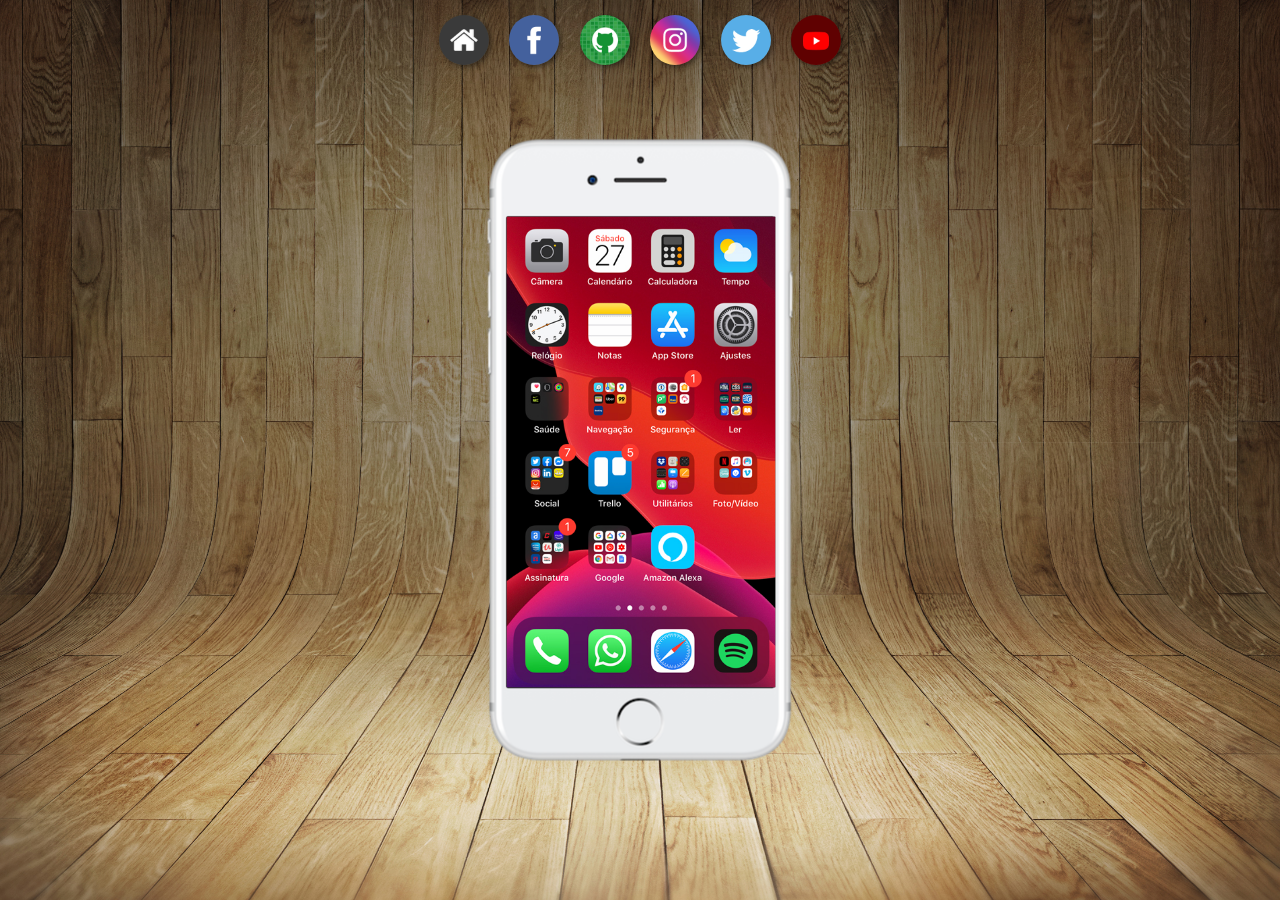
<file: index.html>
<!DOCTYPE html>
<html lang="pt-br">
<head>
    <meta charset="UTF-8">
    <meta http-equiv="X-UA-Compatible" content="IE=edge">
    <meta name="viewport" content="width=device-width, initial-scale=1.0">
    <title>Projeto - Divulgação</title>
    <link rel="stylesheet" href="estilos/style.css" />
    <link rel="shortcut icon" href="imagens/favicon.ico" type="image/x-icon">
</head>
<body>
    <main>
        <section id="phone">
            <iframe src="paginas-extras/home.html" name="tela" id="tela" frameborder="0">Falha ao carregar. Este navegador não é compatível.</iframe>
        </section>

        <section id="icones">
            <a href="paginas-extras/home.html" target="tela"><img src="imagens/logo-home.jpg" alt="Home"></a>
            <a href="paginas-extras/facebook.html" target="tela"><img src="imagens/logo-facebook.jpg" alt="Facebook"></a>
            <a href="paginas-extras/github.html" target="tela"><img src="imagens/logo-github.jpg" alt="Github"></a>
            <a href="paginas-extras/instagram.html" target="tela"><img src="imagens/logo-instagram.jpg" alt="Instagram"></a>
            <a href="paginas-extras/twitter.html" target="tela"><img src="imagens/logo-twitter.jpg" alt="Twitter"></a>
            <a href="paginas-extras/youtube.html" target="tela"><img src="imagens/logo-youtube.jpg" alt="YouTube"></a>
        </section>
    </main>
</body>
</html>
</file>
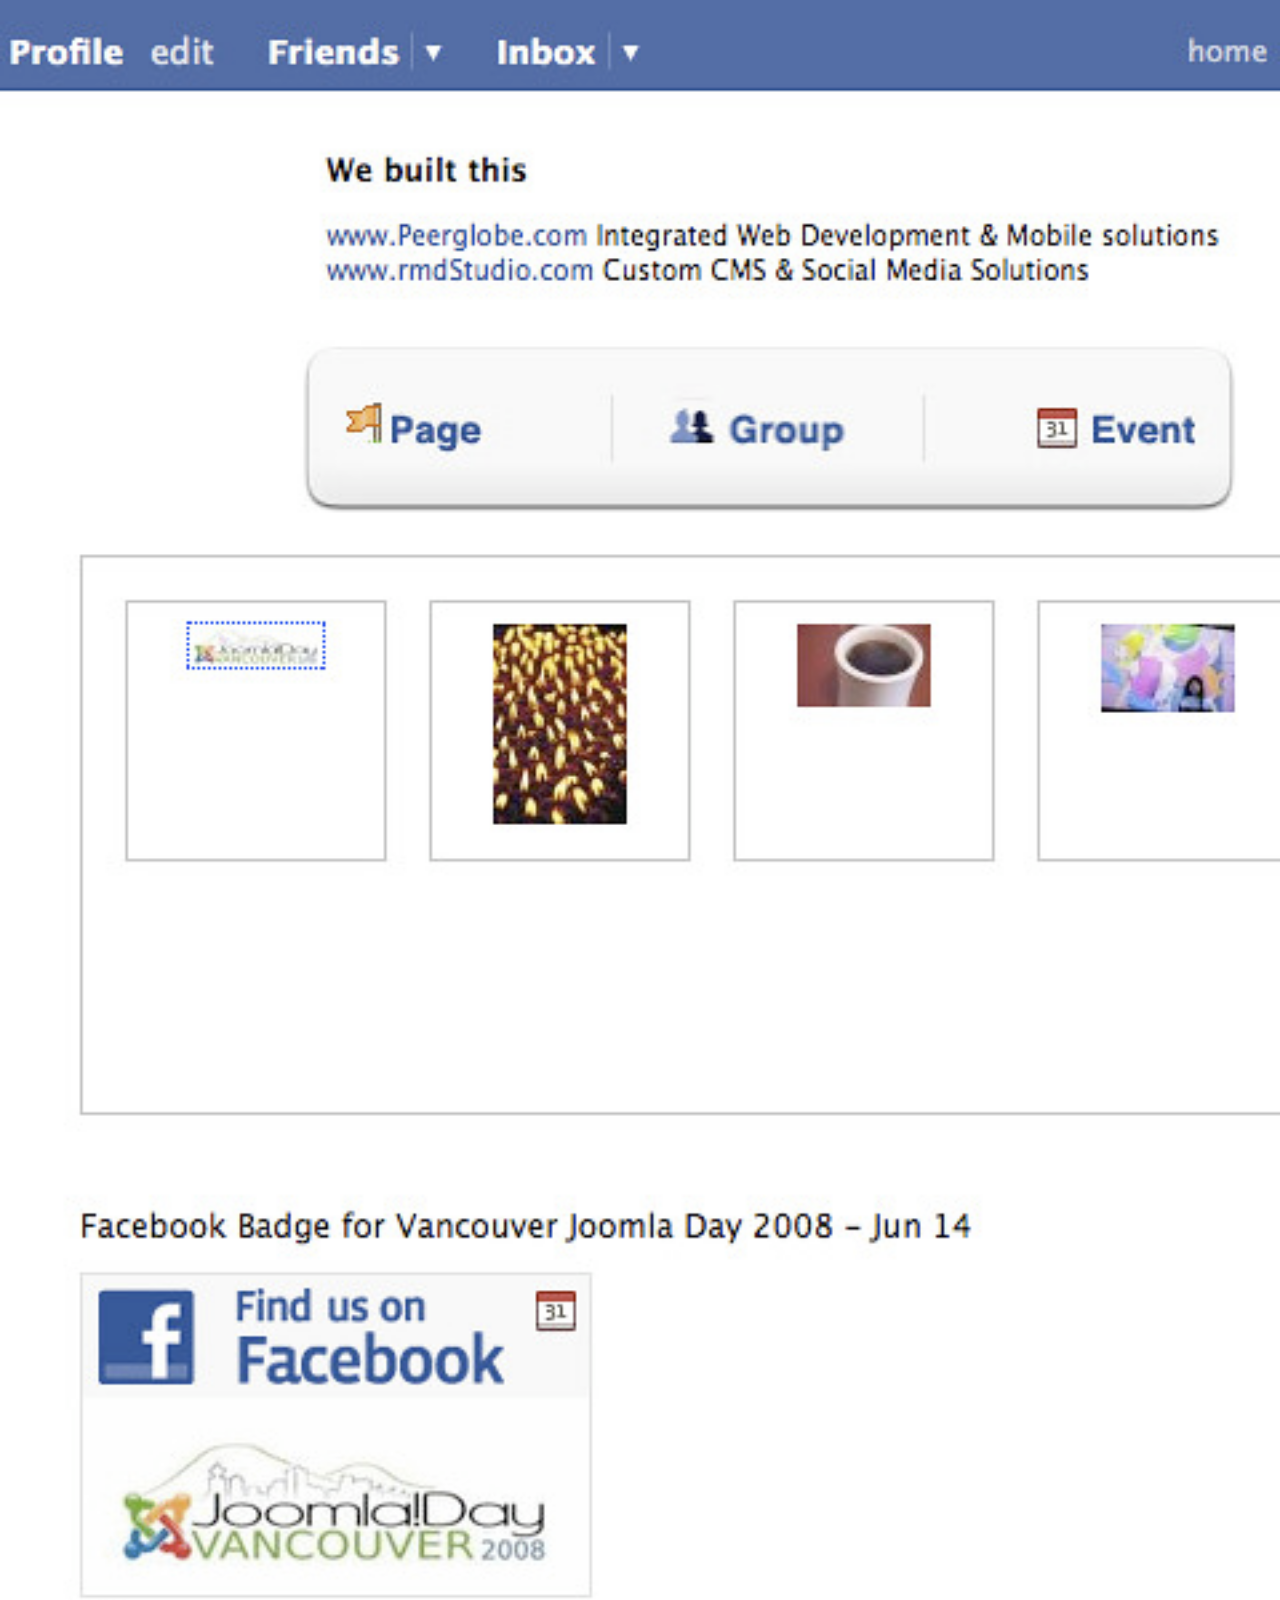
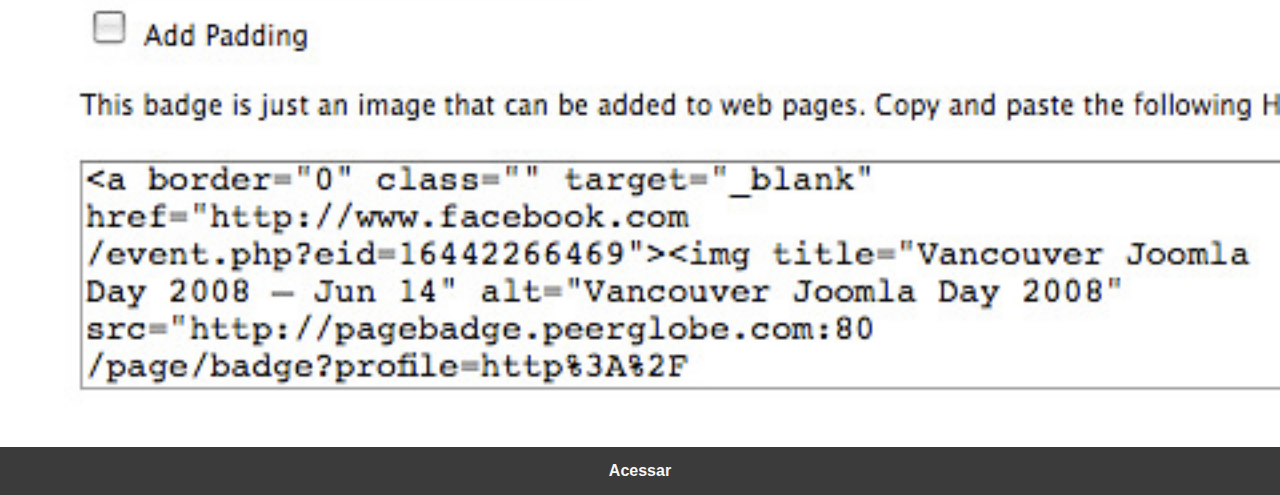
<file: paginas-extras/facebook.html>
<!DOCTYPE html>
<html lang="pt-br">
<head>
    <meta charset="UTF-8">
    <meta http-equiv="X-UA-Compatible" content="IE=edge">
    <meta name="viewport" content="width=device-width, initial-scale=1.0">
    <title>Facebook</title>
    <link rel="stylesheet" href="../estilos/paginas-extras-style.css">
</head>
<body>
    <img src="../imagens/tela-facebook.jpg" alt="Facebook">
    <a href="https://facebook.com" target="_blank" rel="external">Acessar</a>
</body>
</html>
</file>
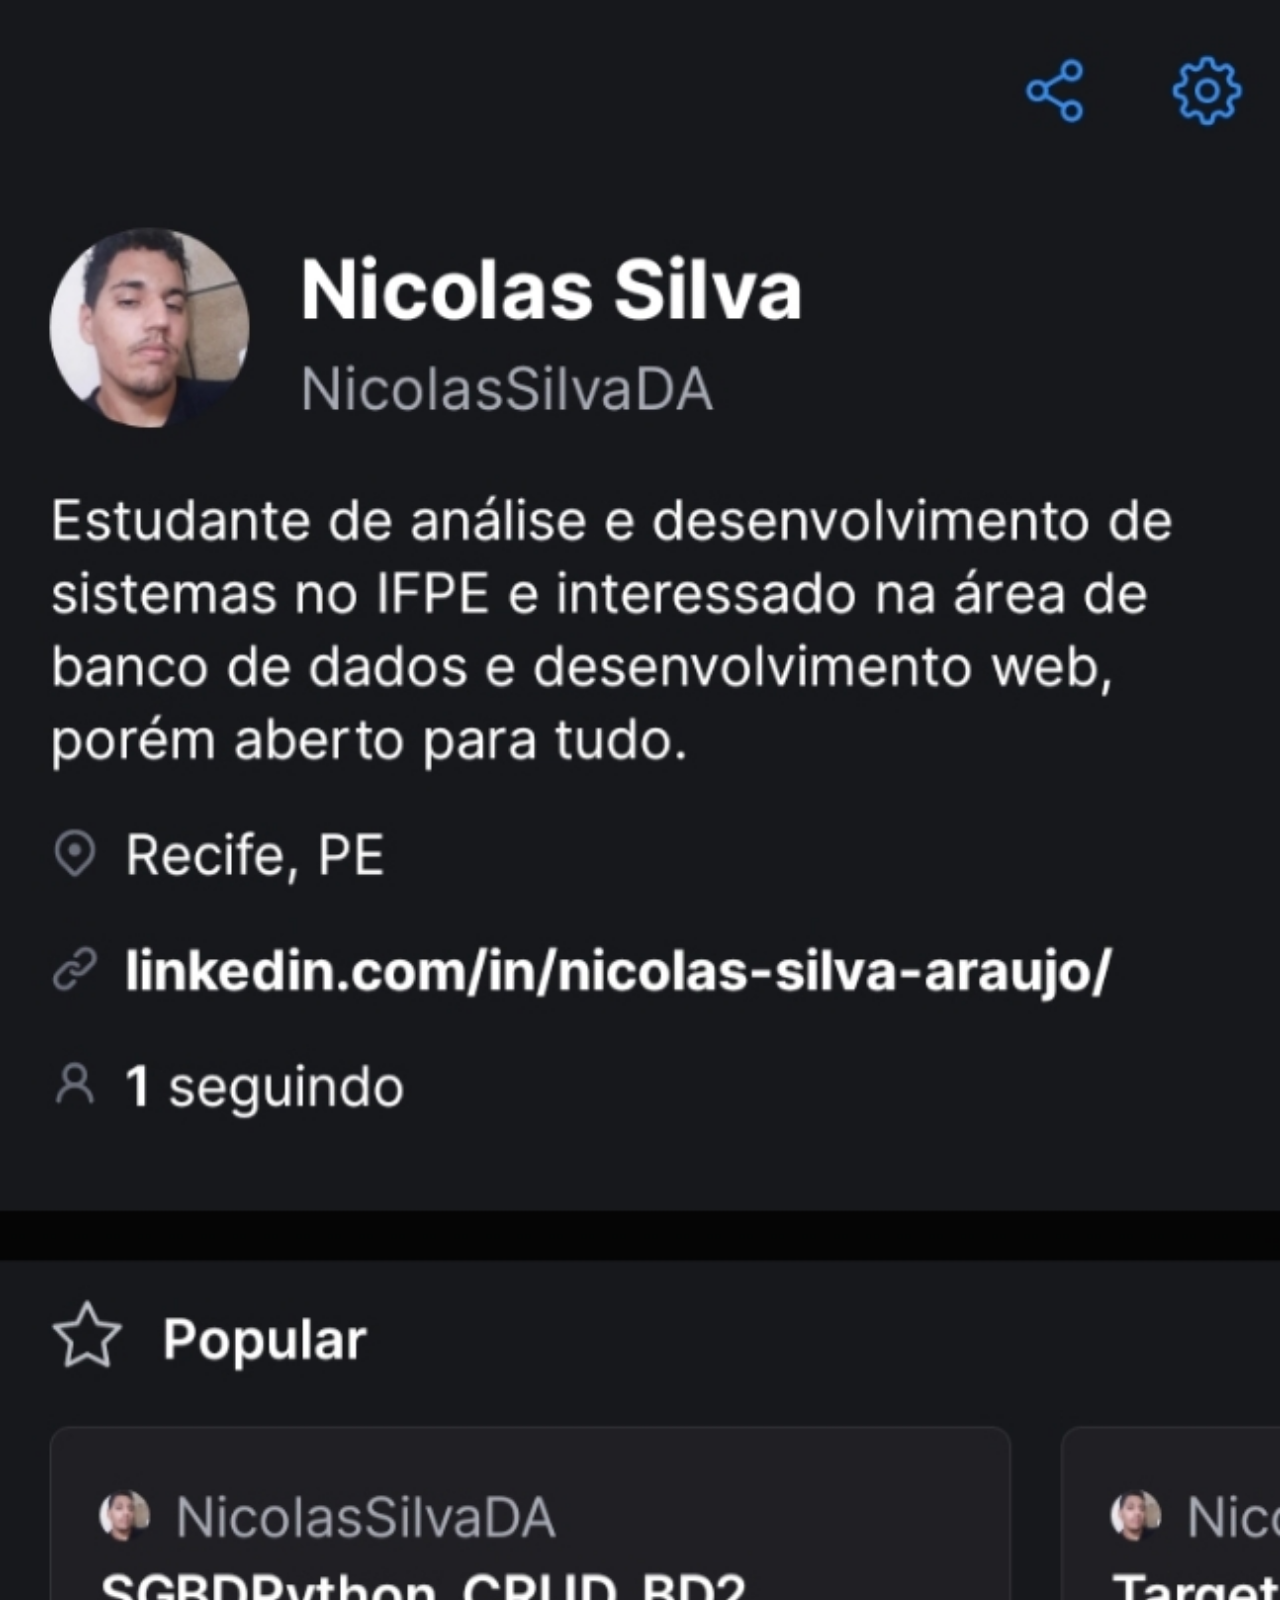
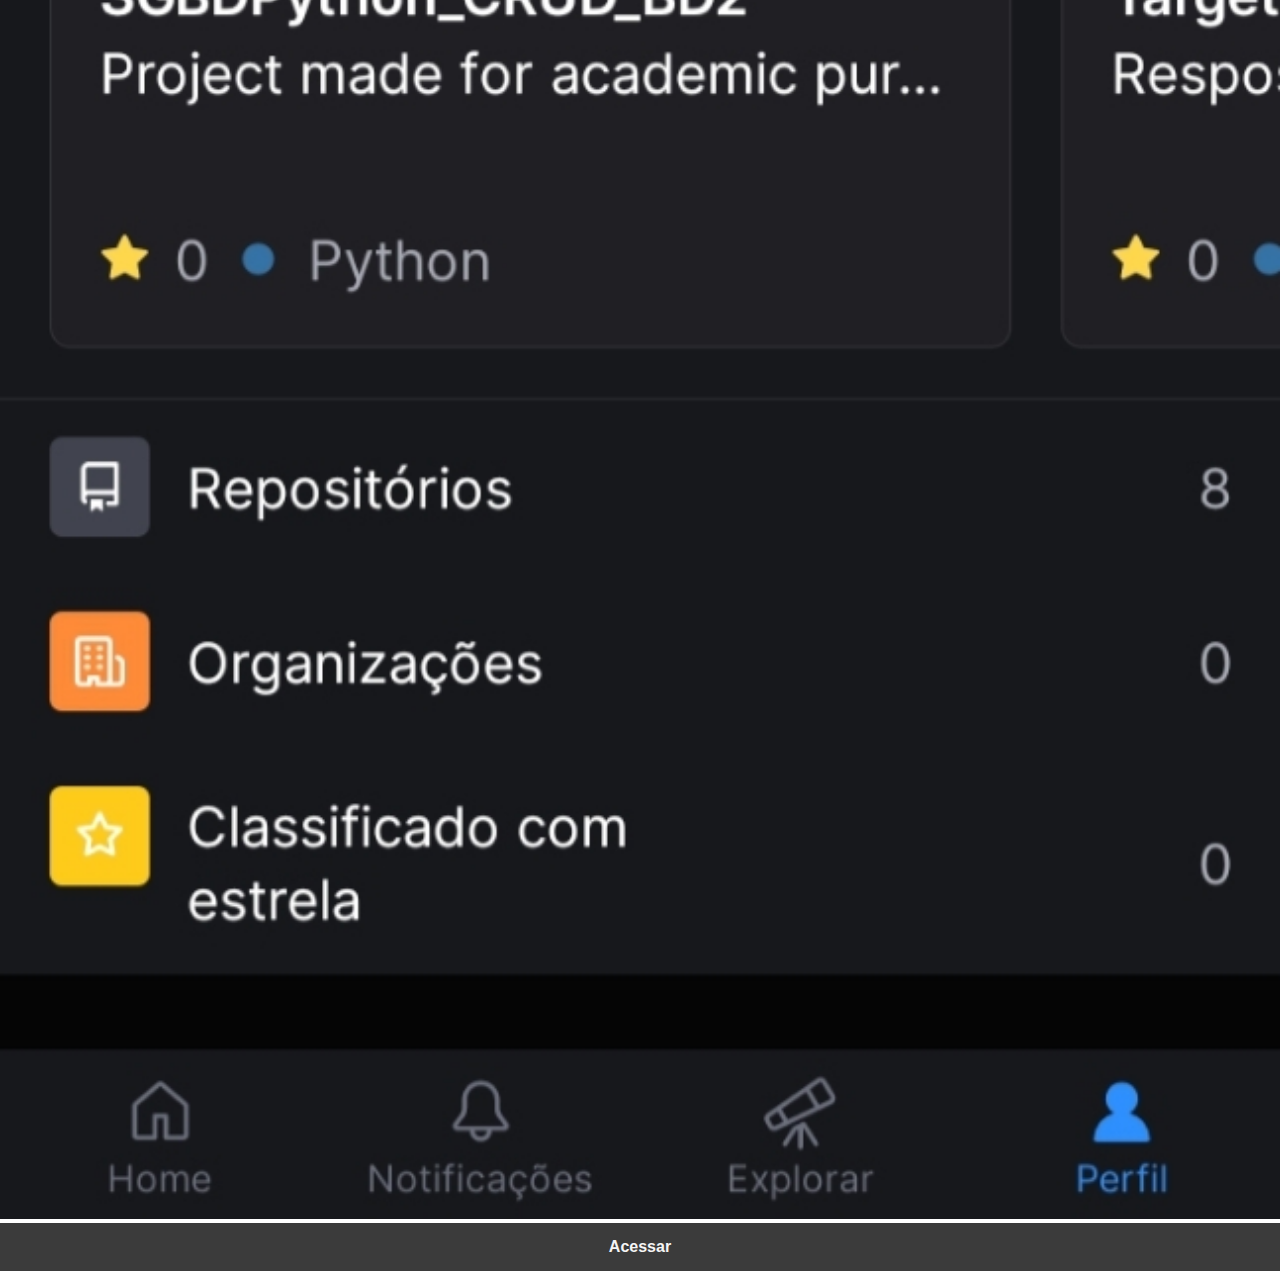
<file: paginas-extras/github.html>
<!DOCTYPE html>
<html lang="pt-br">
<head>
    <meta charset="UTF-8">
    <meta http-equiv="X-UA-Compatible" content="IE=edge">
    <meta name="viewport" content="width=device-width, initial-scale=1.0">
    <title>GitHub</title>
    <link rel="stylesheet" href="../estilos/paginas-extras-style.css">
</head>
<body>
    <img src="../imagens/tela-github.jpg" alt="GitHub">
    <a href="https://github.com/NicolasSilvaDA" target="_blank" rel="external">Acessar</a>
</body>
</html>
</file>
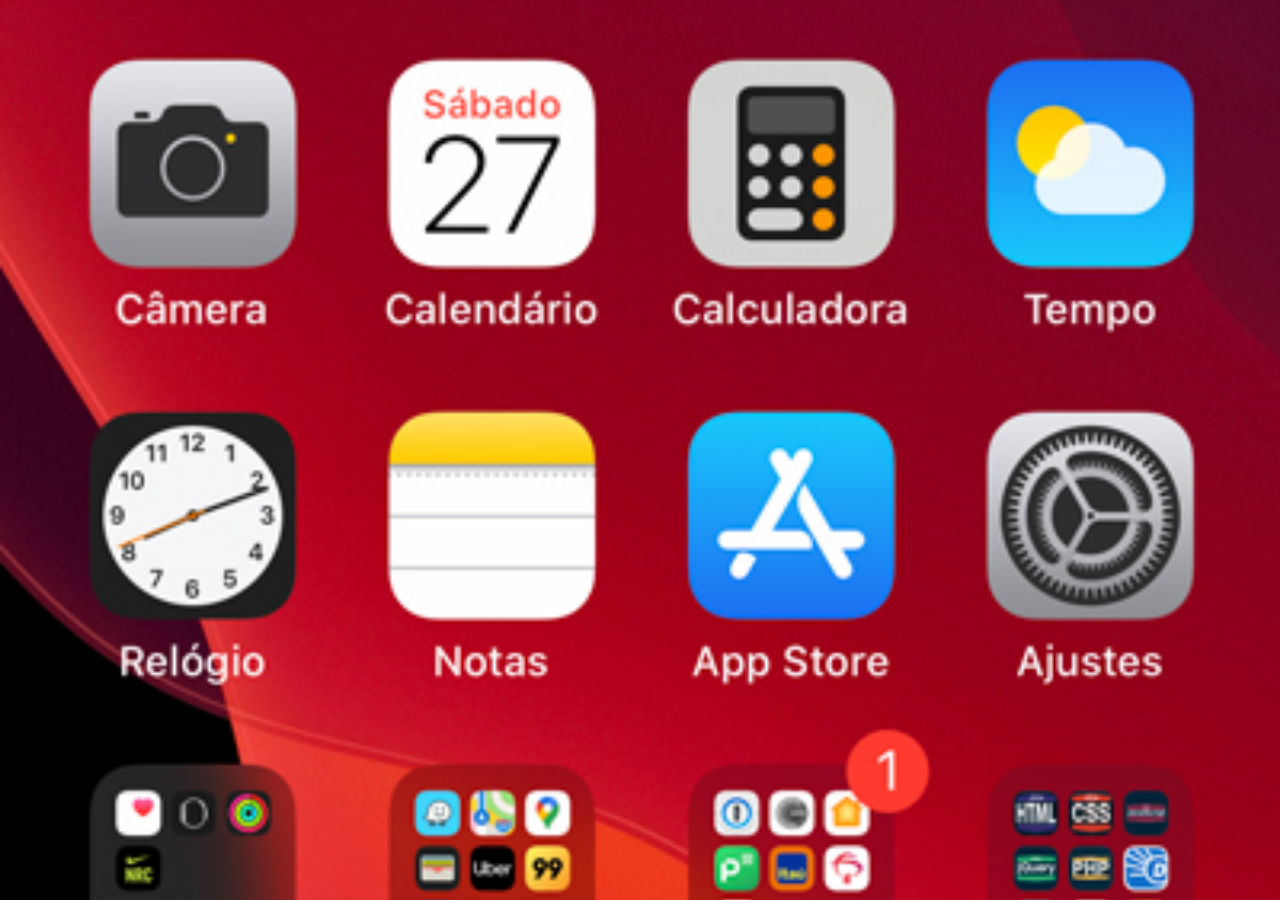
<file: paginas-extras/home.html>
<!DOCTYPE html>
<html lang="pt-br">
<head>
    <meta charset="UTF-8">
    <meta http-equiv="X-UA-Compatible" content="IE=edge">
    <meta name="viewport" content="width=device-width, initial-scale=1.0">
    <title>Home</title>
    <style>
        * {
            margin: 0;
            padding: 0;
        }

        body {
            width: 100vw;
            height: 100vh;
            background: black url('../imagens/tela-home.jpg') no-repeat top center;
            background-size: cover;
        }
    </style>
</head>
<body>
    
</body>
</html>
</file>
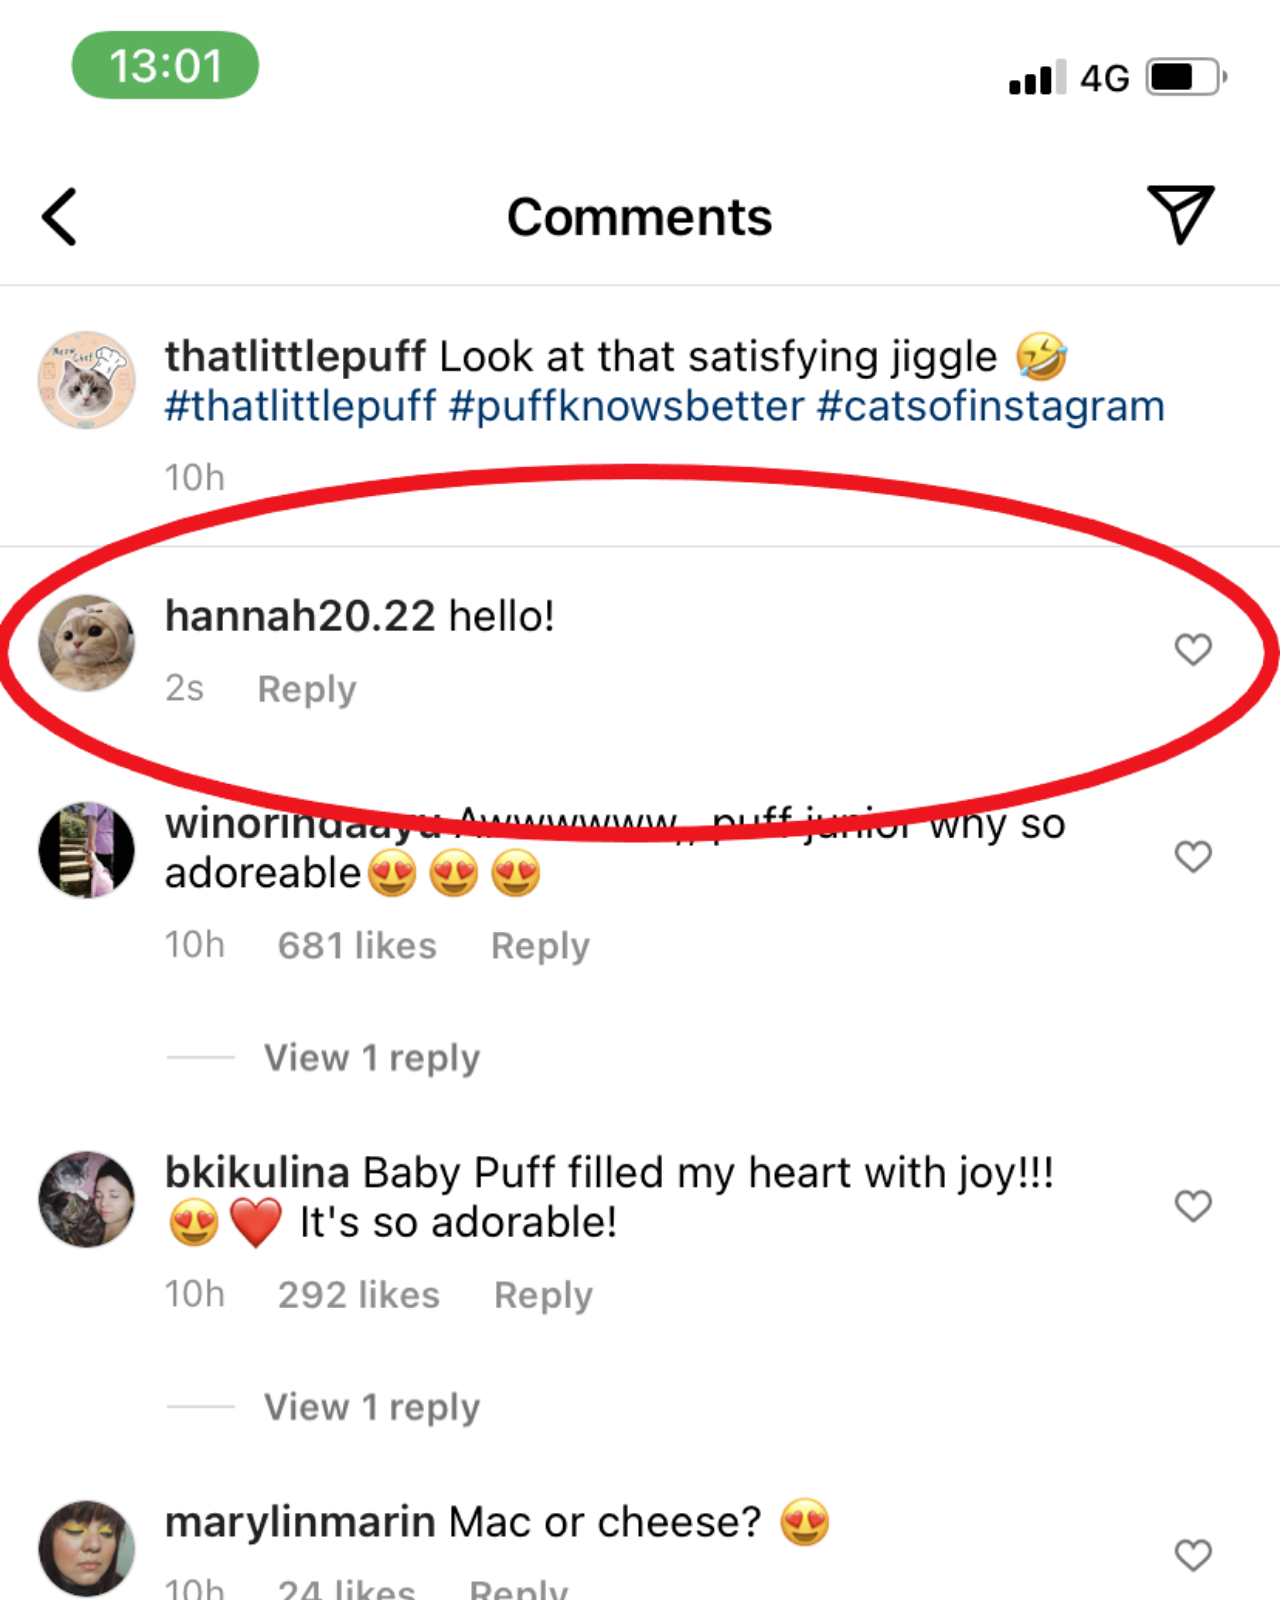
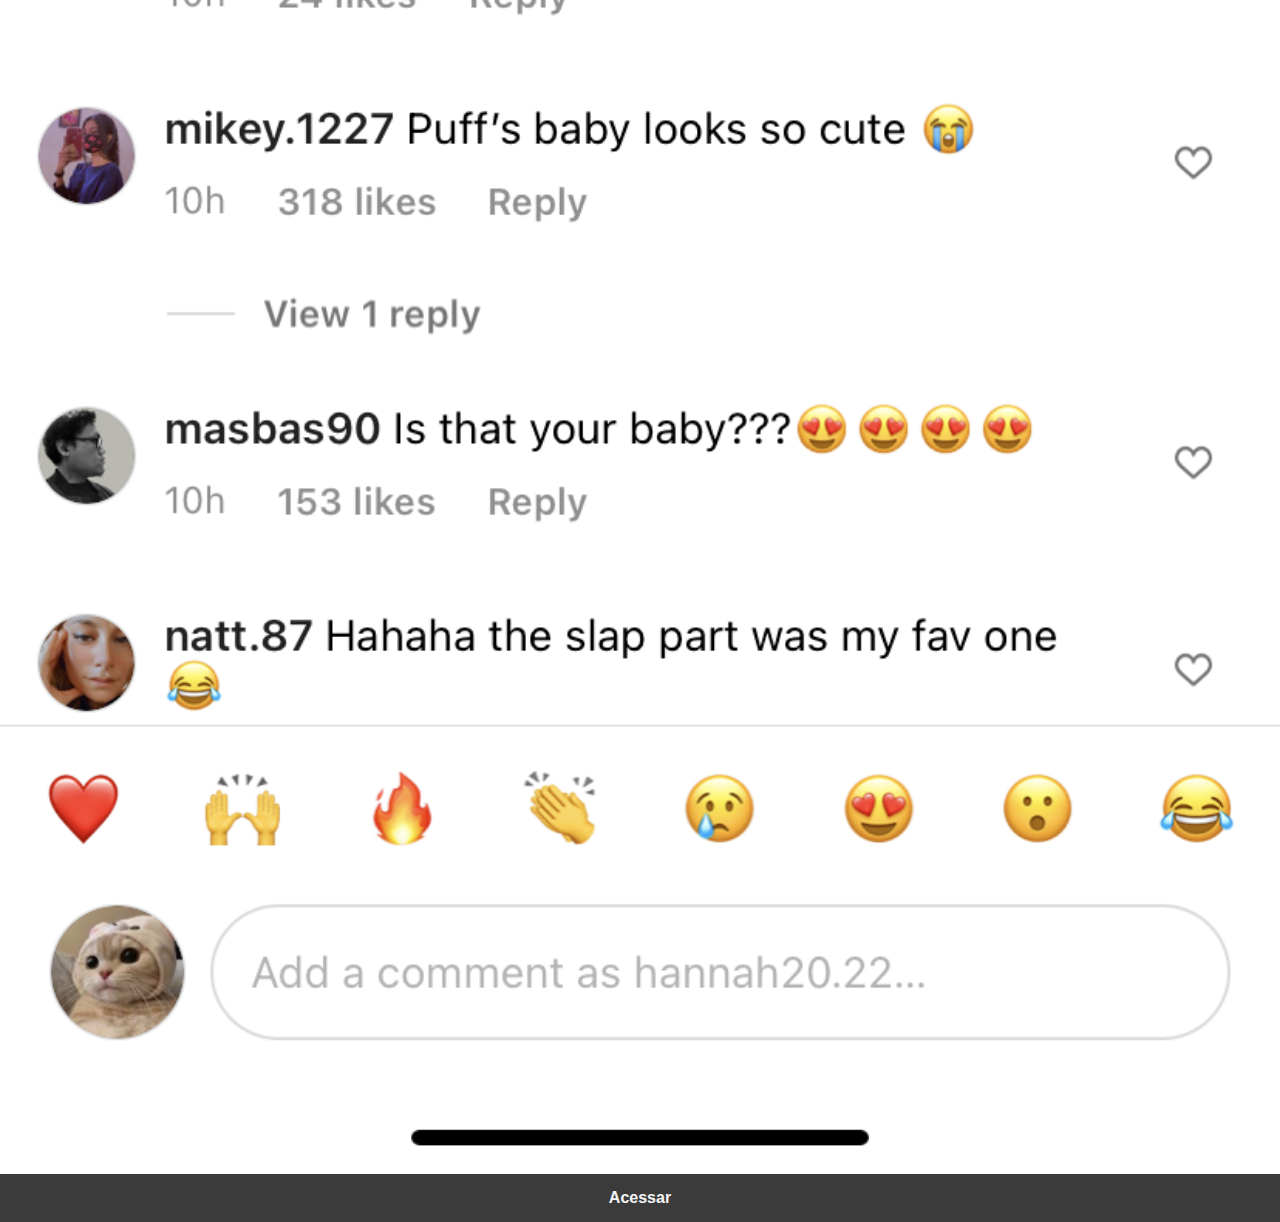
<file: paginas-extras/instagram.html>
<!DOCTYPE html>
<html lang="pt-br">
<head>
    <meta charset="UTF-8">
    <meta http-equiv="X-UA-Compatible" content="IE=edge">
    <meta name="viewport" content="width=device-width, initial-scale=1.0">
    <title>Instagram</title>
    <link rel="stylesheet" href="../estilos/paginas-extras-style.css">
</head>
<body>
    <img src="../imagens/tela-instagram.png" alt="Instagram">
    <a href="https://instagr.am" target="_blank" rel="external">Acessar</a>
</body>
</html>
</file>
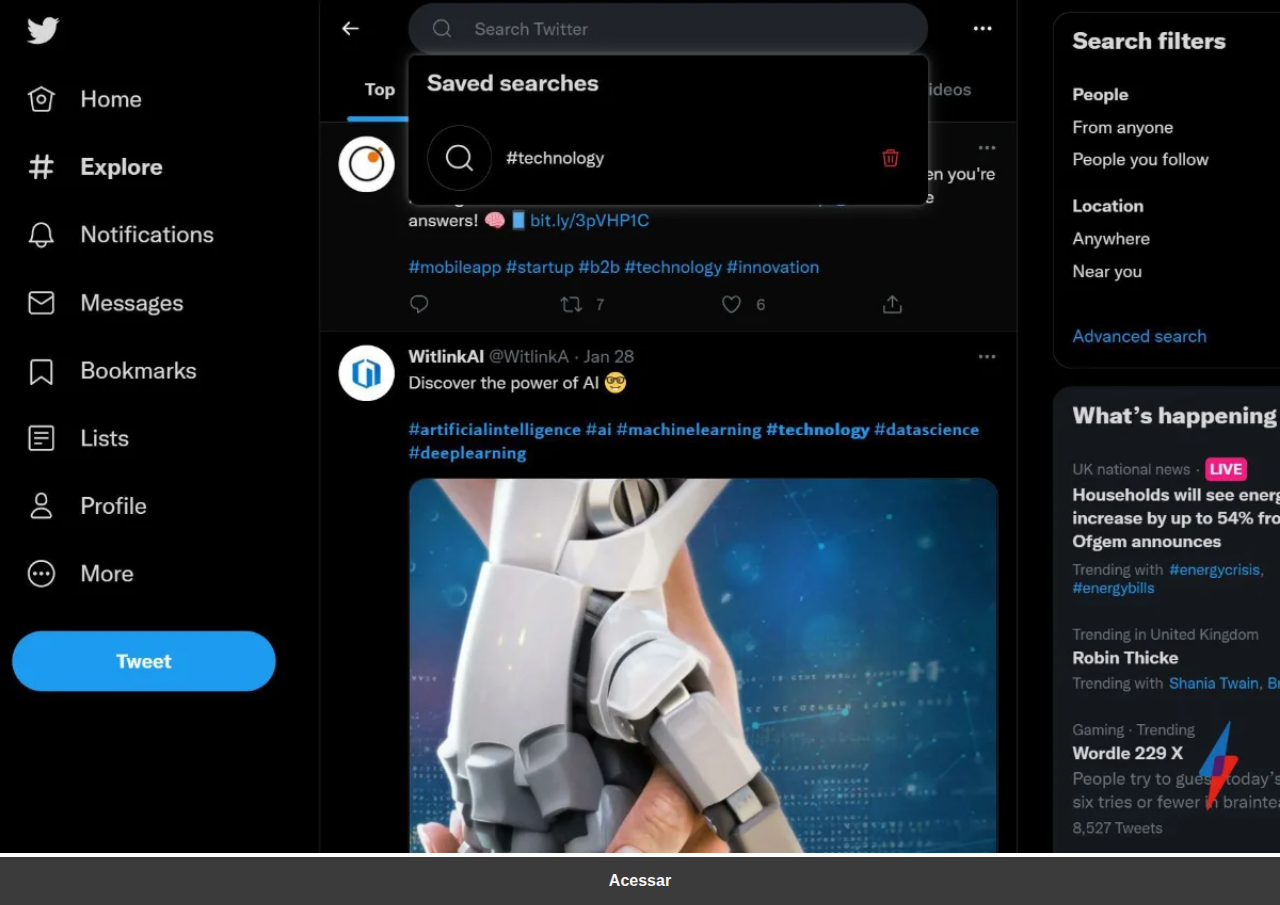
<file: paginas-extras/twitter.html>
<!DOCTYPE html>
<html lang="pt-br">
<head>
    <meta charset="UTF-8">
    <meta http-equiv="X-UA-Compatible" content="IE=edge">
    <meta name="viewport" content="width=device-width, initial-scale=1.0">
    <title>Twitter</title>
    <link rel="stylesheet" href="../estilos/paginas-extras-style.css">
</head>
<body>
    <img src="../imagens/tela-twitter.png" alt="Twitter">
    <a href="https://twitter.com" target="_blank" rel="external">Acessar</a>
</body>
</html>
</file>
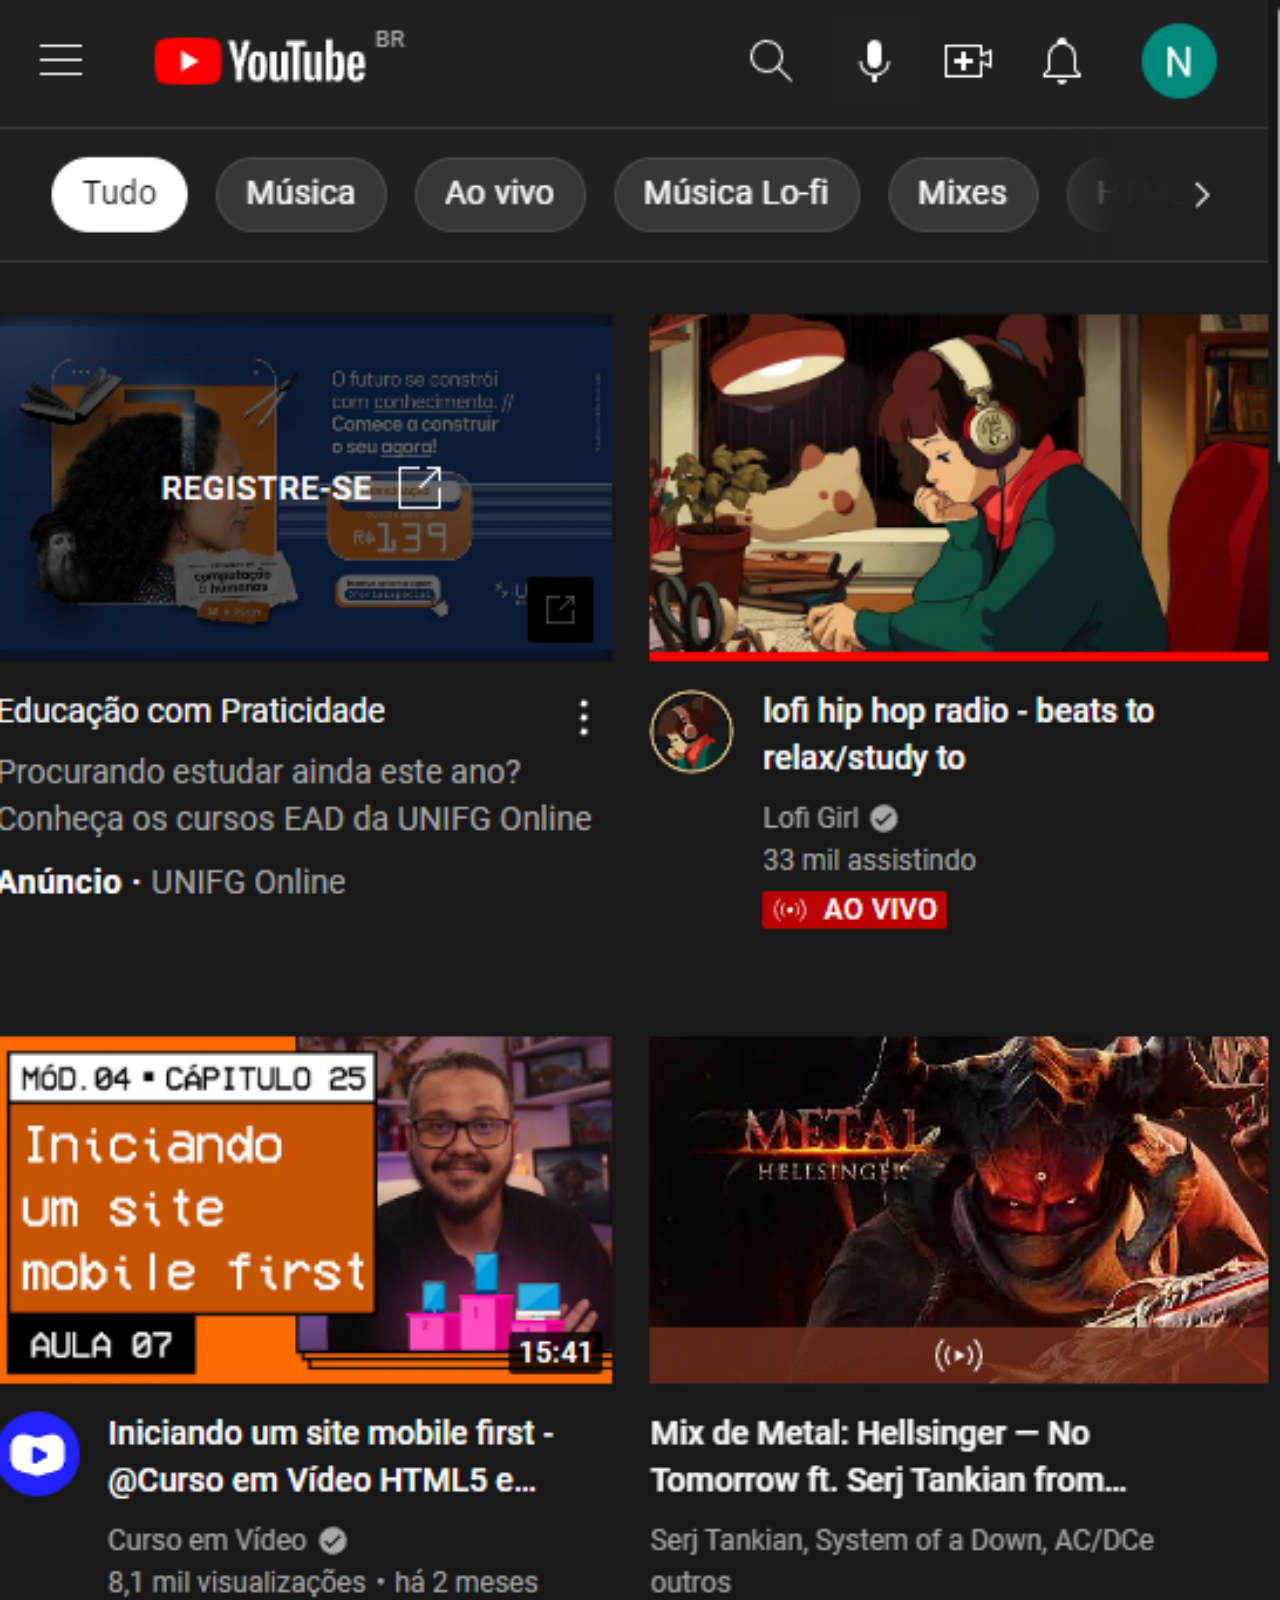
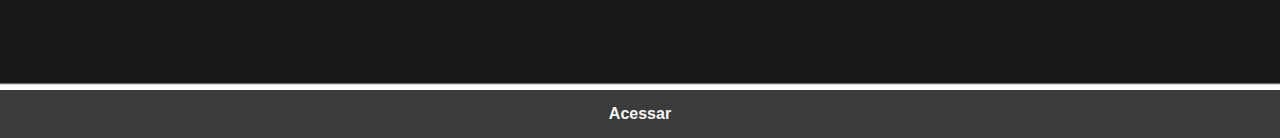
<file: paginas-extras/youtube.html>
<!DOCTYPE html>
<html lang="pt-br">
<head>
    <meta charset="UTF-8">
    <meta http-equiv="X-UA-Compatible" content="IE=edge">
    <meta name="viewport" content="width=device-width, initial-scale=1.0">
    <title>YouTube</title>
    <link rel="stylesheet" href="../estilos/paginas-extras-style.css">
</head>
<body>
    <img src="../imagens/tela-youtube.png" alt="YouTube">
    <a href="https://youtu.be" target="_blank" rel="external">Acessar</a>
</body>
</html>
</file>
<file: estilos/style.css>
@charset "UTF-8";

* {
    margin: 0px;
    padding: 0px;
    font-family: Arial, Helvetica, sans-serif
}

html, body {
    height: 100vh;
    width: 100vw;
    background-color: black;
}

body {
    background: url('../imagens/fundo-madeira.jpg') no-repeat top center;
    background-size: cover;
    background-attachment: fixed;
}

main {
    position: relative;
    height: 100vh;
}

section#phone {
    position: absolute;
    top: 50%;
    left: 50%;
    transform: translate(-50%, -50%);
    width: 311px;
    height: 627px;
    background: url('../imagens/frame-iphone.png') no-repeat;
    
}

iframe#tela {
    position: relative;
    top: 80px;
    left: 22px;
    width: 269px;
    height: 471px;
}

section#icones {
    text-align: center;
}

section#icones img {
    margin: 15px 8px 8px 8px;
    width: 50px;
    box-shadow: 2px 2px 5px rgba(0, 0, 0, 0.459);
    border-radius: 50%;
    box-sizing: border-box;
}

section#icones img:hover {
    border: 2px solid whitesmoke;
    transform: translate(-2px, -2px);
    box-shadow: 5px 5px 10px rgba(0, 0, 0, 0.479);
    transition: transform 0.3s, border 0.1s;
}
</file>
<file: estilos/paginas-extras-style.css>
* {
    margin: 0;
    padding: 0;
    font-family: Arial, Helvetica, sans-serif;
}

::-webkit-scrollbar {
    width: 0;
    height: 0;
}

img {
    width: 100vw;
}

a {
    display: block;
    background-color: #3b3b3b;
    padding: 15px;
    color: whitesmoke;
    text-align: center;
    font-weight: bold;
    text-decoration: none;
}

a:hover {
    background-color: rgb(37, 37, 37);
    transition: background-color 0.2s;
}
</file>
